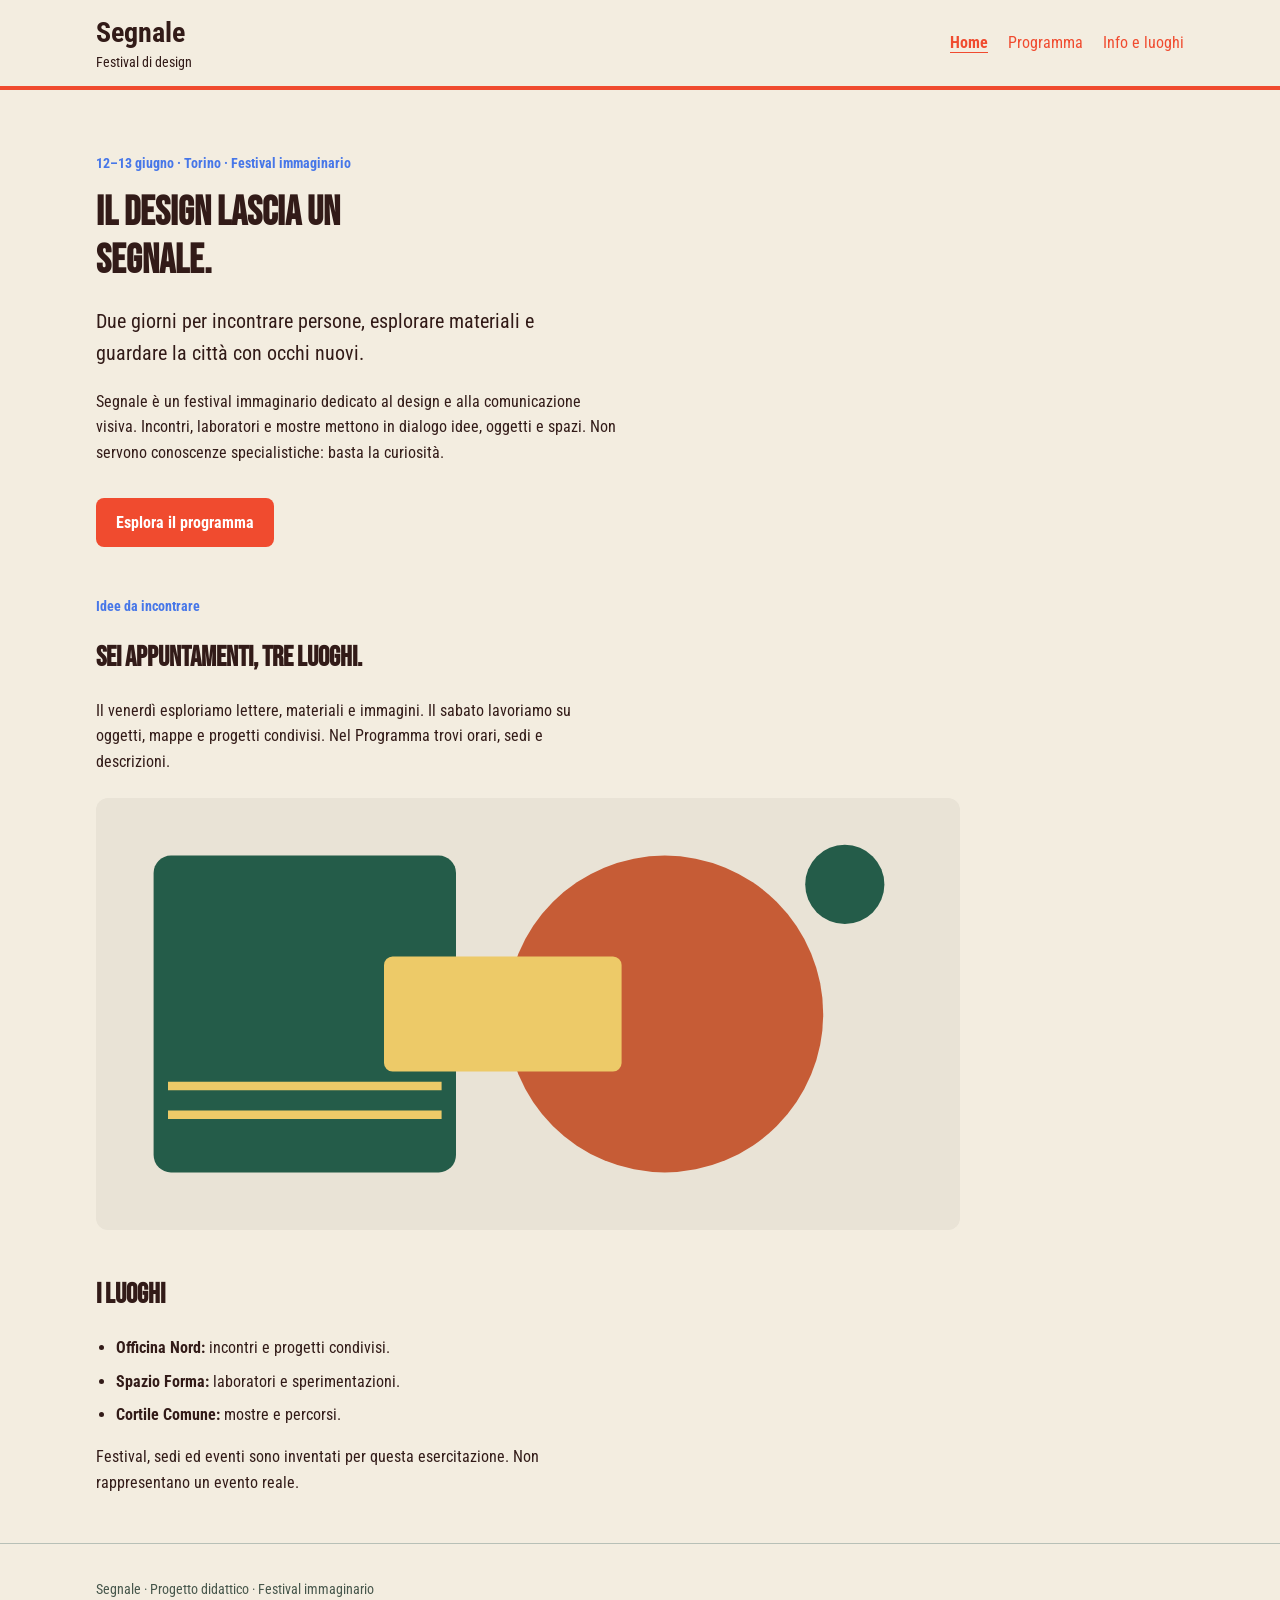
<file: index.html>
<!doctype html>
<html lang="it">
<head>
  <meta charset="utf-8">
  <meta name="viewport" content="width=device-width, initial-scale=1">
  <title>Segnale — Festival di design</title>
  <link rel="preconnect" href="https://fonts.googleapis.com">
<link rel="preconnect" href="https://fonts.gstatic.com" crossorigin>
<link href="https://fonts.googleapis.com/css2?family=Bebas+Neue&family=Roboto+Condensed:wght@400;700&display=swap" rel="stylesheet">
  <link rel="stylesheet" href="style.css">
</head>
<body>
  <a class="skip-link" href="#contenuto">Vai al contenuto</a>
  <header class="site-header">
    <div class="container">
      <a class="brand" href="index.html">
        Segnale
        <span>Festival di design</span>
      </a>
  
      <nav class="main-nav" aria-label="Navigazione principale">
        <a href="index.html" aria-current="page">Home</a>
        <a href="programma.html">Programma</a>
        <a href="info.html">Info e luoghi</a>
      </nav>
    </div>
  </header>

  <main id="contenuto" class="container">
    <section class="intro" aria-labelledby="titolo-home">
      <p class="eyebrow">12–13 giugno · Torino · Festival immaginario</p>
      <h1 id="titolo-home">Il design lascia un segnale.</h1>
      <p class="lead">Due giorni per incontrare persone, esplorare materiali e guardare la città con occhi nuovi.</p>
      <p class="reading-text">Segnale è un festival immaginario dedicato al design e alla comunicazione visiva. Incontri, laboratori e mostre mettono in dialogo idee, oggetti e spazi. Non servono conoscenze specialistiche: basta la curiosità.</p>
      <a class="button-link" href="programma.html">Esplora il programma</a>
    </section>

    <section class="content-section" aria-labelledby="titolo-festival">
      <p class="eyebrow">Idee da incontrare</p>
      <h2 id="titolo-festival">Sei appuntamenti, tre luoghi.</h2>
      <p class="reading-text">Il venerdì esploriamo lettere, materiali e immagini. Il sabato lavoriamo su oggetti, mappe e progetti condivisi. Nel Programma trovi orari, sedi e descrizioni.</p>
      <img class="festival-image" src="assets/festival.svg" alt="Composizione geometrica di cerchi e rettangoli nei colori del festival" width="1200" height="600">
    </section>

    <section class="content-section" aria-labelledby="titolo-luoghi">
      <h2 id="titolo-luoghi">I luoghi</h2>
      <ul class="venues">
        <li><strong>Officina Nord:</strong> incontri e progetti condivisi.</li>
        <li><strong>Spazio Forma:</strong> laboratori e sperimentazioni.</li>
        <li><strong>Cortile Comune:</strong> mostre e percorsi.</li>
      </ul>
      <p class="reading-text">Festival, sedi ed eventi sono inventati per questa esercitazione. Non rappresentano un evento reale.</p>
    </section>
  </main>

  <footer class="site-footer"><div class="container"><p>Segnale · Progetto didattico · Festival immaginario</p></div></footer>
</body>
</html>
</file>
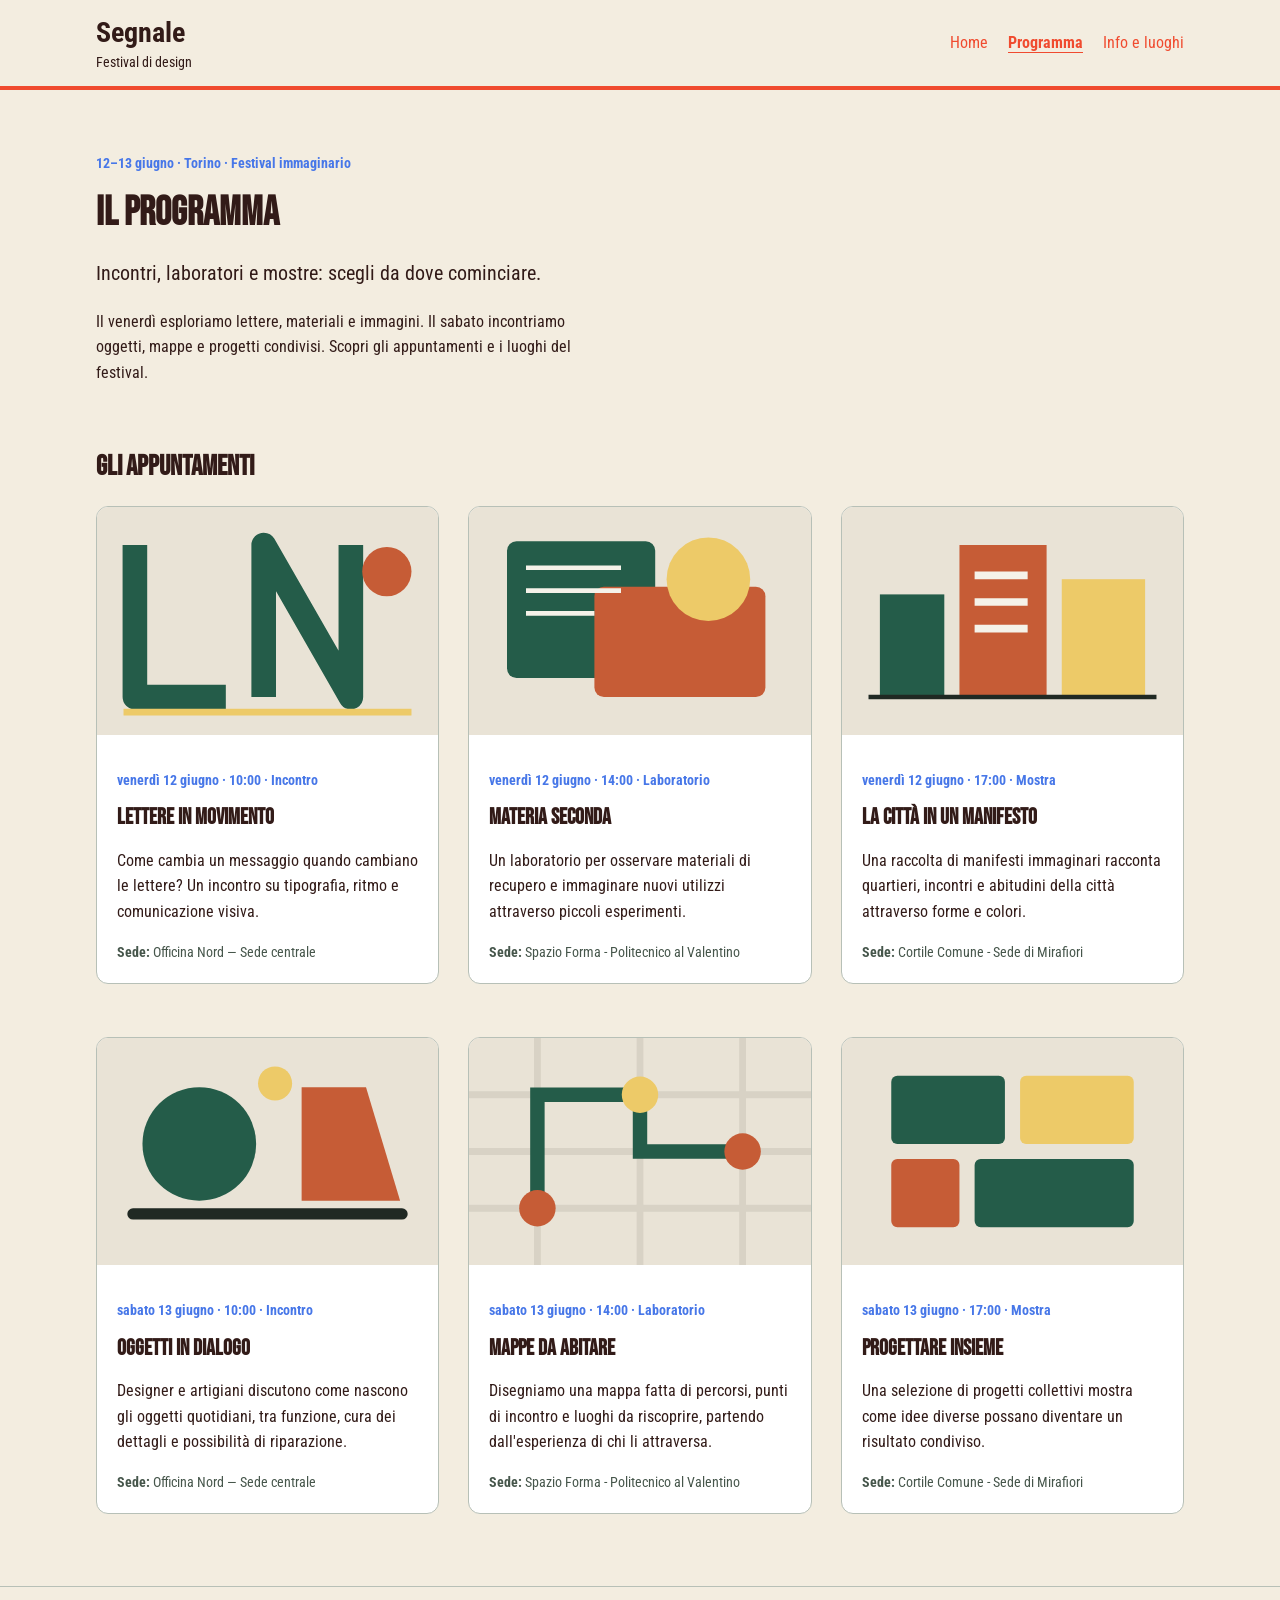
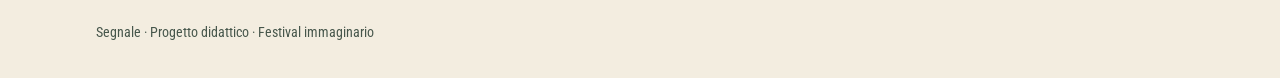
<file: programma.html>
<!doctype html>
<html lang="it">
<head>
  <meta charset="utf-8">
  <meta name="viewport" content="width=device-width, initial-scale=1">
  <title>Programma — Segnale</title>

  <link rel="preconnect" href="https://fonts.googleapis.com">
  <link rel="preconnect" href="https://fonts.gstatic.com" crossorigin>
  <link href="https://fonts.googleapis.com/css2?family=Bebas+Neue&family=Roboto+Condensed:wght@400;700&display=swap" rel="stylesheet">

  <link rel="stylesheet" href="style.css">
</head>

<body>
  <a class="skip-link" href="#contenuto">Vai al contenuto</a>

  <header class="site-header">
    <div class="container">
      <a class="brand" href="index.html">
        Segnale
        <span>Festival di design</span>
      </a>

      <nav class="main-nav" aria-label="Navigazione principale">
        <a href="index.html">Home</a>
        <a href="programma.html" aria-current="page">Programma</a>
        <a href="info.html">Info e luoghi</a>
      </nav>
    </div>
  </header>

  <main id="contenuto" class="container">
    <section class="intro" aria-labelledby="titolo-programma">
      <p class="eyebrow">12–13 giugno · Torino · Festival immaginario</p>
      <h1 id="titolo-programma">Il programma</h1>
      <p class="lead">Incontri, laboratori e mostre: scegli da dove cominciare.</p>
      <p class="reading-text">
        Il venerdì esploriamo lettere, materiali e immagini. Il sabato incontriamo oggetti, mappe e progetti condivisi. Scopri gli appuntamenti e i luoghi del festival.
      </p>
    </section>

    <section class="content-section" aria-labelledby="titolo-eventi">
      <h2 id="titolo-eventi">Gli appuntamenti</h2>
    
      <p id="stato-eventi" class="reading-text" role="status" aria-live="polite">
        Caricamento del programma...
      </p>
    
      <div id="lista-eventi" class="event-grid"></div>
    </section>
  </main>

  <footer class="site-footer">
    <div class="container">
      <p>Segnale · Progetto didattico · Festival immaginario</p>
    </div>
  </footer>

  <script>
    const listaEventi = document.getElementById("lista-eventi");
    const statoEventi = document.getElementById("stato-eventi");

    function formattaData(data) {
      const dataEvento = new Date(data + "T00:00:00");

      return new Intl.DateTimeFormat("it-IT", {
        weekday: "long",
        day: "numeric",
        month: "long"
      }).format(dataEvento);
    }

    function creaElemento(tag, classe, testo) {
      const elemento = document.createElement(tag);

      if (classe) {
        elemento.className = classe;
      }

      if (testo !== undefined) {
        elemento.textContent = testo;
      }

      return elemento;
    }

    function creaCard(evento, sedi) {
      const card = creaElemento("article", "event-card");

      const immagine = document.createElement("img");
      immagine.src = evento.immagine;
      immagine.alt = evento.immagine_alt || "";
      immagine.loading = "lazy";
      card.appendChild(immagine);

      const corpo = creaElemento("div", "event-body");

      const sede = sedi.find(function (elemento) {
        return elemento.id === evento.sede_id;
      });

      const nomeSede = sede ? sede.nome : "Sede da definire";

      const meta = creaElemento(
        "p",
        "event-meta",
        formattaData(evento.data) + " · " +
        evento.orario + " · " +
        evento.categoria
      );

      const titolo = creaElemento("h3", "", evento.titolo);
      const descrizione = creaElemento("p", "", evento.descrizione);

      const luogo = creaElemento("p", "event-place");
      const etichetta = document.createElement("strong");
      etichetta.textContent = "Sede: ";

      luogo.appendChild(etichetta);
      luogo.appendChild(document.createTextNode(nomeSede));

      corpo.appendChild(meta);
      corpo.appendChild(titolo);
      corpo.appendChild(descrizione);
      corpo.appendChild(luogo);

      card.appendChild(corpo);

      return card;
    }

    async function caricaEventi() {
      try {
        const [rispostaEventi, rispostaSedi] = await Promise.all([
          fetch("dati/eventi.json"),
          fetch("dati/sedi.json")
        ]);

        if (!rispostaEventi.ok || !rispostaSedi.ok) {
          throw new Error("Impossibile leggere uno o più file JSON.");
        }

        const [eventi, sedi] = await Promise.all([
          rispostaEventi.json(),
          rispostaSedi.json()
        ]);

        if (!Array.isArray(eventi) || !Array.isArray(sedi)) {
          throw new Error("Formato dei dati non valido.");
        }

        listaEventi.replaceChildren();

        if (eventi.length === 0) {
          statoEventi.textContent = "Al momento non ci sono appuntamenti da mostrare.";
          return;
        }

        eventi.forEach(function (evento) {
          listaEventi.appendChild(creaCard(evento, sedi));
        });

        statoEventi.textContent = "";

      } catch (errore) {
        console.error("Errore nel caricamento degli appuntamenti:", errore);

        listaEventi.replaceChildren();
        statoEventi.textContent =
        "Errore: " + erro.message;
      }
    }

    caricaEventi();
  </script>
</body>
</html>
</file>
<file: style.css>
:root {
  --colore-primario: #F04B2F;     
  --colore-primario-scuro: #321B18; 
  --colore-sfondo: #F3EDE0;         
  --colore-testo: #321B18;
  --colore-accento: #4777E8;       
  --font-testo: "Roboto Condensed", Arial, sans-serif;
  --font-titoli:"Bebas Neue", sans-serif;
}
* {
  box-sizing: border-box;
}

body {
  margin: 0;
  background: var(--colore-sfondo);
  color: var(--colore-testo);
  font-family: var(--font-testo);
  font-size: 1rem;
  line-height: 1.6;
}

a {
  color: var(--colore-primario);
}

a:hover {
  text-decoration-thickness: 3px;
}

a:focus-visible {
  outline: 3px solid var(--colore-testo);
  outline-offset: 4px;
}

.container {
  width: 92%;
  max-width: 68rem;
  margin: 0 auto;
}

.site-header {
  position: sticky;
  top: 0;
  z-index: 1000;

  padding: 1rem 0;

  background: var(--colore-sfondo);
  border-bottom: 4px solid var(--colore-primario);
}


.site-header .container {
  display: flex;
  flex-direction: column;
  align-items: flex-start;
  gap: 0.75rem;
}

.brand {
  display: inline-block;
  color: var(--colore-testo);
  font-size: 1.75rem;
  font-weight: bold;
  line-height: 1.2;
  text-decoration: none;
}

.brand span {
  display: block;
  margin-top: 0.25rem;
  font-size: 0.875rem;
  font-weight: normal;
}


.main-nav {
  display: flex;
  flex-direction: column;
  align-items: flex-start;
  gap: 0.35rem;
  margin: 0;
}

.main-nav a {
  display: block;
  margin: 0;
  padding: 0.2rem 0;

  color: var(--colore-primario);
  text-decoration: none;
}

.main-nav a:hover {
  text-decoration: underline;
}

.main-nav a[aria-current="page"] {
  font-weight: bold;
  text-decoration: underline;
  text-underline-offset: 4px;
}


@media (min-width: 600px) {

  .site-header .container {
    flex-direction: row;
    align-items: center;
    justify-content: space-between;
    gap: 1rem;
  }

  .main-nav {
    flex-direction: row;
    align-items: center;
    justify-content: flex-end;
    flex-wrap: wrap;
    gap: 1.25rem;
  }

  .main-nav a {
    padding: 0.5rem 0;
  }

}


.intro {
  padding: 3rem 0 1rem;
}

.eyebrow,
.event-meta {
  color: var(--colore-accento);
  font-size: 0.875rem;
  font-weight: bold;
}

h1,
h2,
h3 {
  font-family: var(--font-titoli);
  line-height: 1.2;
}

h1 {
  max-width: 18ch;
  margin: 0.75rem 0 1.25rem;
  font-size: 2.5rem;
}

h2 {
  font-size: 1.75rem;
}

h3 {
  margin: 0.5rem 0 0.75rem;
  font-size: 1.375rem;
}

.lead {
  max-width: 48ch;
  font-size: 1.25rem;
}

.reading-text {
  max-width: 65ch;
}

.button-link {
  display: inline-block;
  margin-top: 1rem;
  padding: 0.75rem 1.25rem;
  border-radius: 0.5rem;
  background: var(--colore-primario);
  color: #ffffff;
  font-weight: bold;
  text-decoration: none;
}

.button-link:hover {
  background: var(--colore-accento);
}

.content-section {
  margin: 2rem 0 3rem;
}

.festival-image {
  display: block;
  width: 100%;
  max-width: 54rem;
  height: auto;
  margin-top: 1.5rem;
  border-radius: 0.75rem;
}

.venues {
  padding-left: 1.25rem;
}

.venues li {
  margin-bottom: 0.5rem;
}

.event-grid {
  display: grid;
  grid-template-columns: minmax(0, 1fr);
  gap: 1.8rem;
}

.event-card {
  margin-bottom: 1.5rem;
  overflow: hidden;
  border: 1px solid #b7c0b7;
  border-radius: 0.75rem;
  background: #ffffff;
}

.event-card img {
  display: block;
  width: 100%;
  height: auto;
}

.event-body {
  padding: 1.25rem;
}

.event-body p:last-child {
  margin-bottom: 0;
}

.event-place {
  color: #46564b;
  font-size: 0.875rem;
}

.site-footer {
  padding: 1.25rem 0;
  border-top: 1px solid #b7c0b7;
  color: #46564b;
  font-size: 0.875rem;
}

.skip-link {
  position: absolute;
  top: -6rem;
  left: 1rem;
  padding: 0.75rem 1rem;
  background: #ffffff;
  color: var(--colore-testo);
}

.skip-link:focus {
  top: 1rem;
}

@media (min-width: 600px) {
  .event-grid {
    grid-template-columns: repeat(2, minmax(0, 1fr));
  }
}

@media (min-width: 1024px) {
  .event-grid {
    grid-template-columns: repeat(3, minmax(0, 1fr));
  }
}


.venue-swiper {
  width: 100%;
  max-width: 100%;
  overflow: hidden;
  padding-bottom: 1rem;
}

.venue-swiper .swiper-slide {
  width: 100%;
  min-width: 0;
  height: auto;
  box-sizing: border-box;
}

.venue-card {
  display: flex;
  flex-direction: column;
  height: auto;
  overflow: hidden;
  border-radius: 12px;
  background: #f5f2ed;
}

.venue-card img {
  display: block;
  width: 100%;
  max-width: 100%;
  height: auto;
  aspect-ratio: 12 / 7;
  object-fit: cover;
}

.venue-card-content {
  min-width: 0;
  padding: 1.25rem;
  overflow-wrap: break-word;
}

.venue-card-content h3 {
  margin-top: 0.5rem;
  margin-bottom: 0.75rem;
}

.venue-card-content .reading-text {
  margin-bottom: 0;
}

.venue-controls {
  display: flex;
  align-items: center;
  justify-content: center;
  gap: 1rem;
  margin-top: 1.5rem;
}

.venue-controls .swiper-button-prev,
.venue-controls .swiper-button-next {
  position: static;
  flex-shrink: 0;
  width: 40px;
  height: 40px;
  margin: 0;
}

.venue-controls .swiper-button-prev::after,
.venue-controls .swiper-button-next::after {
  font-size: 18px;
}

.venue-controls .swiper-pagination {
  position: static;
  width: auto;
}

.venue-controls .swiper-pagination-bullet {
  opacity: 0.5;
  cursor: pointer;
}

.venue-controls .swiper-pagination-bullet-active {
  opacity: 1;
}


.map-container {
  width: 100%;
  max-width: 100%;
  overflow: hidden;
  border-radius: 12px;
  margin-top: 1.5rem;
}

.map-container iframe {
  display: block;
  width: 100%;
  height: 450px;
  border: 0;
}


.venue-list {
  display: grid;
  grid-template-columns: 1fr;
  gap: 1.5rem;
  margin-top: 2rem;
}

.venue-location {
  min-width: 0;
  padding: 1.25rem;
  overflow-wrap: break-word;
  border: 1px solid #d8d4ce;
  border-radius: 12px;
}

.venue-location h3 {
  margin-top: 0;
  margin-bottom: 0.75rem;
}

.venue-location p {
  line-height: 1.6;
}

.venue-location a {
  display: inline-block;
  margin-top: 0.5rem;
}


@media (min-width: 768px) {
  .venue-list {
    grid-template-columns: repeat(2, minmax(0, 1fr));
  }
}

@media (min-width: 1280px) {
  .venue-list {
    grid-template-columns: repeat(3, minmax(0, 1fr));
  }
}


@media (max-width: 600px) {
  .venue-card-content {
    padding: 1rem;
  }

  .map-container iframe {
    height: 350px;
  }

  .venue-controls {
    gap: 0.5rem;
  }
}
</file>
